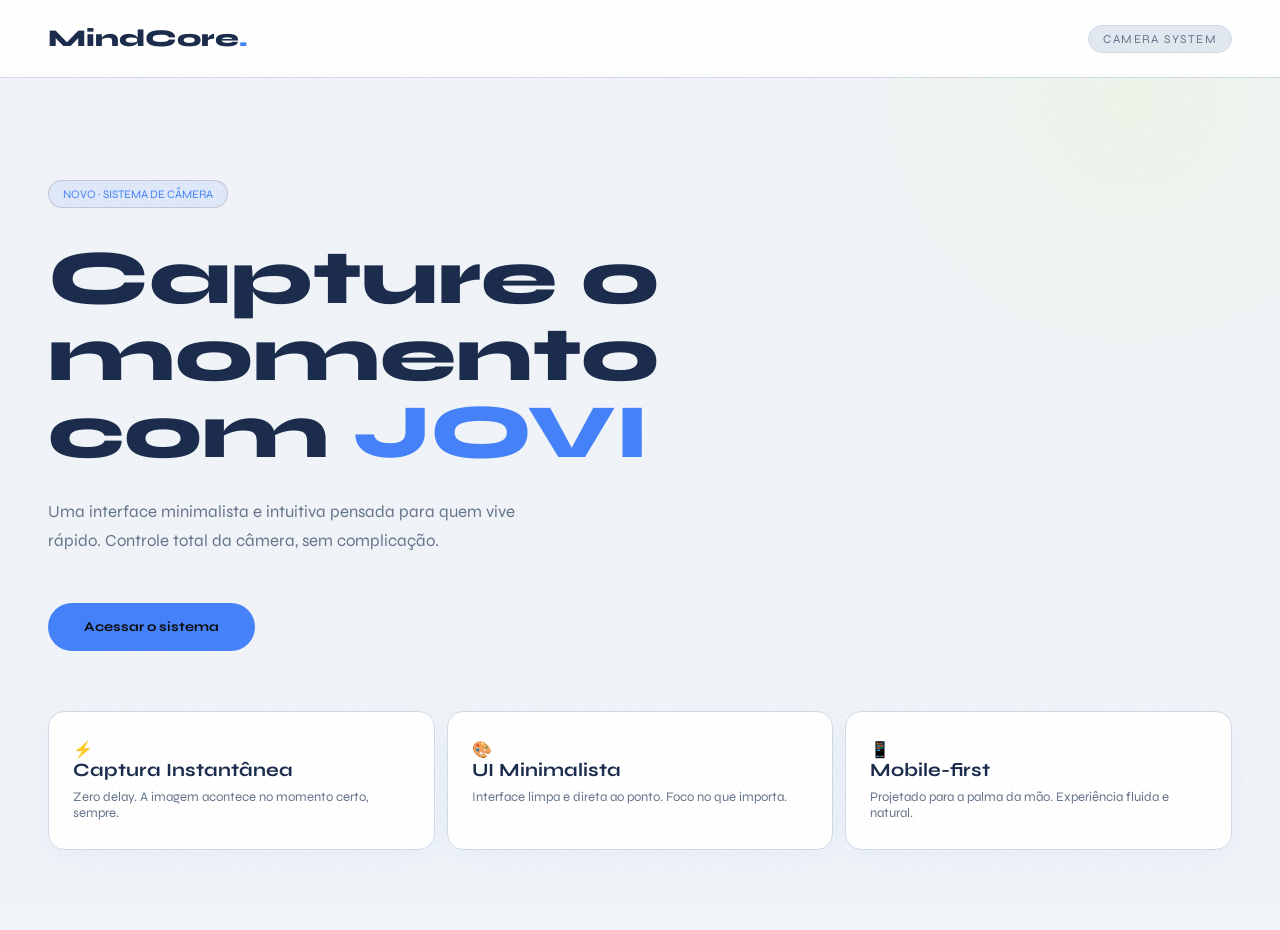
<file: index.html>
<!doctype html>
<html lang="pt-BR">
    <head>
        <meta charset="UTF-8" />
        <meta name="viewport" content="width=device-width, initial-scale=1.0" />
        <title>JOVI — Camera System</title>
        <link
            href="https://fonts.googleapis.com/css2?family=Syne:wght@400;600;700;800&family=DM+Sans:ital,wght@0,300;0,400;1,300&display=swap"
            rel="stylesheet"
        />
        <link rel="stylesheet" href="src/css/styles.css" />
    </head>
    <body>
        <div class="brilho"></div>
        <nav>
            <div class="logo">MindCore<span>.</span></div>
            <span class="nav-pill" id="navPill">Camera System</span>
            <button
                class="logout-btn"
                id="logoutBtn"
                style="display: none"
                onclick="logout()"
            >
                Sair
            </button>
        </nav>

        <section class="page active" id="home">
            <div class="hero">
                <div class="hero-tag">Novo · Sistema de Câmera</div>
                <h1>Capture o<br />momento com <em>JOVI</em></h1>
                <p class="hero-desc">
                    Uma interface minimalista e intuitiva pensada para quem vive
                    rápido. Controle total da câmera, sem complicação.
                </p>
                <button class="hero-v" onclick="showPage('login')">
                    Acessar o sistema
                </button>
            </div>

            <div class="features">
                <div class="feat">
                    <div class="feat-icon">⚡</div>
                    <h3>Captura Instantânea</h3>
                    <p>
                        Zero delay. A imagem acontece no momento certo, sempre.
                    </p>
                </div>
                <div class="feat">
                    <div class="feat-icon">🎨</div>
                    <h3>UI Minimalista</h3>
                    <p>
                        Interface limpa e direta ao ponto. Foco no que importa.
                    </p>
                </div>
                <div class="feat">
                    <div class="feat-icon">📱</div>
                    <h3>Mobile-first</h3>
                    <p>
                        Projetado para a palma da mão. Experiência fluida e
                        natural.
                    </p>
                </div>
            </div>
        </section>

        <section class="page" id="login">
            <div class="login-card">

                <p class="login-sub">Entre para acessar o sistema de câmera</p>
                <br>
                <div class="field">
                    <label for="username">Usuário</label>
                    <input
                        type="text"
                        id="username"
                        placeholder="Seu nome de usuário"
                        autocomplete="off"
                    />
                    <span class="error-msg" id="userErr"></span>
                </div>
                <div class="field">
                    <label for="password">Senha</label>
                    <input
                        type="password"
                        id="password"
                        placeholder="••••••••"
                    />
                    <span class="error-msg" id="passErr"></span>
                </div>
                <button class="login-btn" onclick="handleLogin()">
                    Entrar
                </button>
            </div>
        </section>

        <section class="page" id="dashboard">
            <div class="hero">
                <div class="hero-tag">
                    Bem-vindo,
                    <span id="welcomeName" style="color: var(--accent)"
                        >usuário</span
                    >
                    👋
                </div>
                <h1>Capture o<br />momento com <em>JOVI</em></h1>
                <p class="hero-desc">
                    Uma interface minimalista e intuitiva pensada para quem vive
                    rápido. Agora você tem acesso total às ferramentas.
                </p>
                    <a
                        href="src/html/index1.html"
                        target="_blank"
                        class="hero-v prototype-btn"
                    >
                        Conheça nosso protótipo
                    </a>
                </div>
            </div>

            <div class="features">
                <div class="feat">
                    <div class="feat-icon">⚡</div>
                    <h3>Captura Instantânea</h3>
                    <p>
                        Zero delay. A imagem acontece no momento certo, sempre.
                    </p>
                </div>
                <div class="feat">
                    <div class="feat-icon">🎨</div>
                    <h3>UI Minimalista</h3>
                    <p>
                        Interface limpa e direta ao ponto. Foco no que importa.
                    </p>
                </div>
                <div class="feat">
                    <div class="feat-icon">📱</div>
                    <h3>Mobile-first</h3>
                    <p>
                        Projetado para a palma da mão. Experiência fluida e
                        natural.
                    </p>
                </div>
            </div>
        </section>

        <script src="src/js/script.js"></script>
    </body>
</html>
</file>
<file: src/css/styles.css>
:root {
    --bg: #f0f4f8;
    --interface: #ffffff;
    --interface2: #e1e8f0;
    --border: #d1d9e6;
    --text: #1a2b4b;
    --muted: #64748b;
    --primaria: #4481f8;
    --baixo: rgba(68, 129, 248, 0.1);
    --brilho: rgba(0, 0, 255, 0.25);
    --erro: #ff4d4d;
    --radius: 16px;
}

*,
*::before,
*::after {
    box-sizing: border-box;
    margin: 0;
    padding: 0;
}

body {
    font-family: "Syne", sans-serif;
    background: var(--bg);
    color: var(--text);
    overflow-x: hidden;
    min-height: 100vh;
}

body::before {
    content: "";
    position: fixed;
    inset: 0;
    background-image: url("data:image/svg+xml,%3Csvg viewBox='0 0 256 256' xmlns='http://www.w3.org/2000/svg'%3E%3Cfilter id='noise'%3E%3CfeTurbulence type='fractalNoise' baseFrequency='0.9' numOctaves='4' stitchTiles='stitch'/%3E%3C/filter%3E%3Crect width='100%25' height='100%25' filter='url(%23noise)' opacity='0.04'/%3E%3C/svg%3E");
    pointer-events: none;
    z-index: 9999;
    opacity: 0.5;
}

.brilho {
    position: fixed;
    width: 600px;
    height: 600px;
    background: radial-gradient(
        circle,
        rgba(200, 255, 0, 0.06) 0%,
        transparent 70%
    );
    top: -200px;
    right: -150px;
    border-radius: 50%;
    pointer-events: none;
}

nav {
    position: fixed;
    top: 0;
    left: 0;
    right: 0;
    z-index: 100;
    display: flex;
    align-items: center;
    justify-content: space-between;
    padding: 24px 48px;
    border-bottom: 1px solid var(--border);
    background-color: var(--interface);
    backdrop-filter: blur(20px);
}

.logo {
    font-family: "Syne", sans-serif;
    font-weight: 800;
    font-size: 1.5rem;
}
.logo span {
    color: var(--primaria);
}

.nav-pill {
    font-size: 0.75rem;
    letter-spacing: 0.12em;
    text-transform: uppercase;
    color: var(--muted);
    background: var(--interface2);
    border: 1px solid var(--border);
    padding: 6px 14px;
    border-radius: 999px;
}

.page {
    display: none;
    flex-direction: column;
    padding-top: 100px;
}
.page.active {
    display: flex;
}

.hero {
    padding: 80px 48px 60px;
    max-width: 900px;
    animation: fadeUp 0.8s ease both;
}

.hero-tag {
    display: inline-flex;
    align-items: center;
    gap: 8px;
    font-size: 0.72rem;
    text-transform: uppercase;
    color: var(--primaria);
    background: var(--baixo);
    border: 1px solid rgba(100, 50, 100, 0.2);
    padding: 6px 14px;
    border-radius: 999px;
    margin-bottom: 32px;
}

h1 {
    font-family: "Syne", sans-serif;
    font-size: clamp(2.8rem, 6vw, 5.5rem);
    font-weight: 800;
    line-height: 1;
    margin-bottom: 28px;
}
h1 em {
    font-style: normal;
    color: var(--primaria);
}

.hero-desc {
    font-size: 1.05rem;
    font-weight: 300;
    color: var(--muted);
    line-height: 1.7;
    max-width: 520px;
    margin-bottom: 48px;
}

.hero-actions {
    display: flex;
    gap: 16px;
    flex-wrap: wrap;
}

.hero-v {
    font-family: "Syne", sans-serif;
    background: var(--primaria);
    color: #0a0a0a;
    font-weight: 700;
    padding: 16px 36px;
    border-radius: 999px;
    border: none;
    cursor: pointer;
    transition: 0.2s;
}

.hero-v:hover {
    transform: translateY(-2px);
    box-shadow: 0 0 30px var(--brilho);
}

.hero-v.secondary {
    background: transparent;
    color: var(--text);
    border: 1px solid var(--border);
}

.hero-v.secondary:hover {
    background: var(--interface2);
}

.features {
    display: flex;
    gap: 12px;
    padding: 0 48px 80px;
    animation: fadeUp 0.9s ease 0.1s both;
}

.feat {
    flex: 1;
    background: var(--interface);
    border: 1px solid var(--border);
    border-radius: var(--radius);
    padding: 28px 24px;
    box-shadow: 0 10px 30px rgba(68, 129, 248, 0.05);
    transition:
        border-color 0.3s,
        transform 0.3s;
}
.feat h3 {
    font-family: "Syne", sans-serif;
    margin-bottom: 8px;
}
.feat p {
    font-size: 0.82rem;
    color: var(--muted);
}

.feat:hover {
    box-shadow: 0 10px 30px rgba(68, 129, 248, 0.05);
    transform: translateY(-4px);
}

#login {
    align-items: center;
    justify-content: center;
    animation: fadeUp 0.6s ease both;
}
.login-card {
    width: 100%;
    max-width: 420px;
    background: var(--interface);
    border: 1px solid var(--border);
    border-radius: 20px;
    padding: 48px 40px;
}

.field {
    display: flex;
    flex-direction: column;
    gap: 6px;
    margin-bottom: 18px;
}
.field input {
    background: var(--interface2);
    border: 1px solid var(--border);
    border-radius: 10px;
    padding: 14px 16px;
    color: black;
    outline: none;
    transition:
        border-color 0.2s,
        box-shadow 0.2s;
}

.field input:focus {
    border-color: var(--interface);
    box-shadow: 0 0 0 3px var(--baixo);
}

.field input.error {
    border-color: var(--erro);
    box-shadow: 0 0 0 3px rgba(255, 77, 77, 0.1);
}
.error-msg {
    font-size: 0.8rem;
    color: var(--erro);
    min-height: 16px;
    font-weight: bold;
}
.login-btn {
    width: 100%;
    background: var(--primaria);
    padding: 15px;
    border: none;
    border-radius: 10px;
    font-weight: 700;
    cursor: pointer;
    color: #fff;
    font-family:
        system-ui,
        -apple-system,
        BlinkMacSystemFont,
        "Segoe UI",
        Roboto,
        Oxygen,
        Ubuntu,
        Cantarell,
        "Open Sans",
        "Helvetica Neue",
        sans-serif;
    transition:
        opacity 0.2s,
        transform 0.2s,
        box-shadow 0.2s;
}

.login-btn:hover {
    opacity: 0.92;
    transform: translateY(-1px);
    box-shadow: 0 0 30px var(--brilho);
}

.login-btn:active {
    transform: scale(0.98);
}

.logout-btn {
    background: transparent;
    border: 1px solid var(--border);
    color: #fff;
    padding: 8px 18px;
    border-radius: 999px;
    cursor: pointer;
    color: #000;
}

@keyframes fadeUp {
    from {
        opacity: 0;
        transform: translateY(20px);
    }
    to {
        opacity: 1;
        transform: translateY(0);
    }
}

@media (max-width: 700px) {
    .features {
        flex-direction: column;
    }
    .hero,
    .features {
        padding: 40px 24px;
    }
}
</file>
